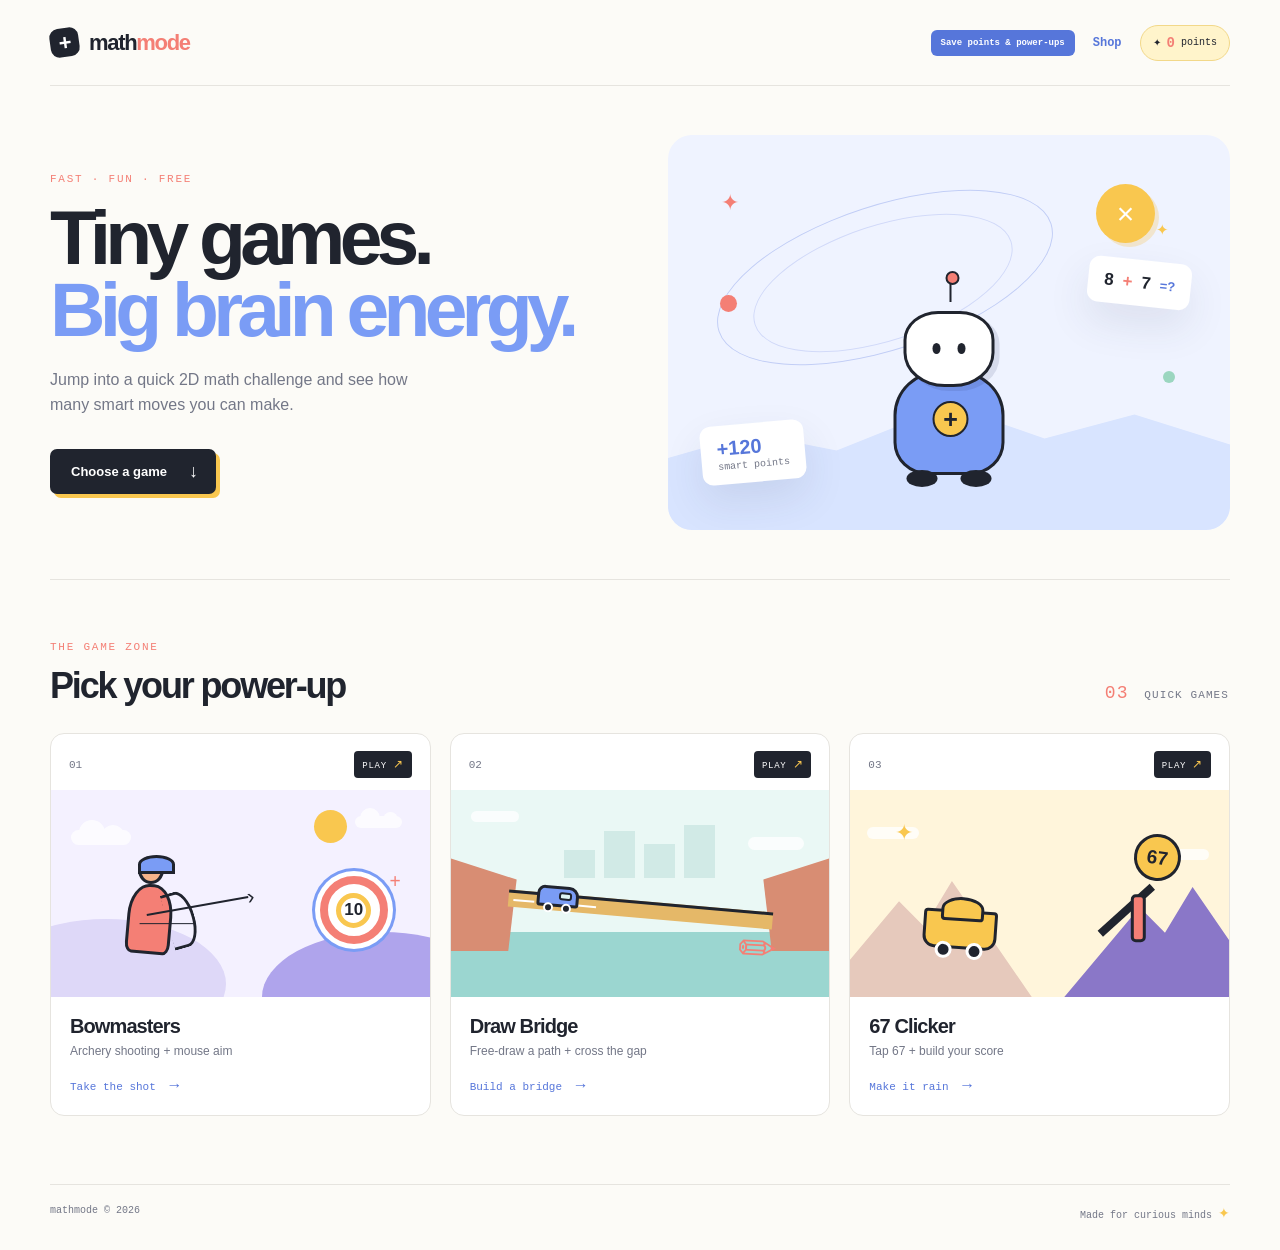
<file: index.html>
<!DOCTYPE html>
<html lang="en">
<head>
  <meta charset="UTF-8" />
  <meta name="viewport" content="width=device-width, initial-scale=1.0" />
  <title>Math Mode — Quick Math Games</title>
  <meta name="description" content="Quick, colorful 2D math games for curious kids." />
  <link rel="stylesheet" href="styles.css" />
</head>
<body class="home-page">
  <div class="site-shell">
    <header class="topbar">
      <a class="brand" href="index.html" aria-label="Math Mode home">
        <span class="brand-mark" aria-hidden="true">+</span>
        <span>math<span class="brand-accent">mode</span></span>
      </a>
      <div class="header-actions"><button class="save-points-button" type="button" data-save-points>Save points &amp; power-ups</button><a class="shop-link" href="shop.html">Shop</a><span class="points-pill">✦ <strong data-points>0</strong> points</span></div>
    </header>

    <main>
      <section class="hero" aria-labelledby="page-title">
        <div class="hero-copy">
          <p class="eyebrow">FAST · FUN · FREE</p>
          <h1 id="page-title">Tiny games.<br /><span>Big brain energy.</span></h1>
          <p class="hero-text">Jump into a quick 2D math challenge and see how many smart moves you can make.</p>
          <a class="primary-button" href="#games">Choose a game <span aria-hidden="true">↓</span></a>
        </div>
        <div class="hero-art" aria-label="A friendly illustrated math character">
          <div class="star star-one">✦</div>
          <div class="star star-two">✦</div>
          <div class="orbit orbit-one"></div>
          <div class="orbit orbit-two"></div>
          <div class="hero-sun"><span>×</span></div>
          <div class="hero-planet planet-one"></div>
          <div class="hero-planet planet-two"></div>
          <div class="hero-card card-equation">8 <span>+</span> 7 <b>=?</b></div>
          <div class="hero-card card-score"><strong>+120</strong><small>smart points</small></div>
          <div class="hero-character">
            <div class="character-antenna"></div>
            <div class="character-face"><span class="eye eye-left"></span><span class="eye eye-right"></span><span class="smile"></span></div>
            <div class="character-body"><span class="body-badge">+</span></div>
            <div class="character-foot foot-left"></div><div class="character-foot foot-right"></div>
          </div>
        </div>
      </section>

      <section class="games-section" id="games" aria-labelledby="games-title">
        <div class="section-heading">
          <div>
            <p class="eyebrow">THE GAME ZONE</p>
            <h2 id="games-title">Pick your power-up</h2>
          </div>
          <p class="section-count"><span>03</span> quick games</p>
        </div>

        <div class="game-grid">
          <a class="game-card card-bow" href="game.html?game=bowmasters">
            <div class="card-topline"><span class="game-number">01</span><span class="play-pill">PLAY <span aria-hidden="true">↗</span></span></div>
            <div class="game-illustration bow-illustration" aria-hidden="true">
              <div class="bow-cloud cloud-a"></div><div class="bow-cloud cloud-b"></div>
              <div class="bow-sun"></div><div class="bow-hill hill-back"></div><div class="bow-hill hill-front"></div>
              <div class="bow-target"><span>10</span><i>+</i></div>
              <div class="bow-archer"><div class="archer-head"></div><div class="archer-body"></div><div class="archer-bow"></div></div>
              <div class="bow-arrow"></div>
            </div>
            <div class="game-card-copy"><h3>Bowmasters</h3><p>Archery shooting + mouse aim</p><span class="card-link">Take the shot <b aria-hidden="true">→</b></span></div>
          </a>

          <a class="game-card card-bridge" href="game.html?game=bridge">
            <div class="card-topline"><span class="game-number">02</span><span class="play-pill">PLAY <span aria-hidden="true">↗</span></span></div>
            <div class="game-illustration bridge-illustration" aria-hidden="true">
              <div class="bridge-skyline"><span></span><span></span><span></span><span></span></div>
              <div class="bridge-cloud bridge-cloud-a"></div><div class="bridge-cloud bridge-cloud-b"></div>
              <div class="bridge-water"></div><div class="bridge-cliff cliff-left"></div><div class="bridge-cliff cliff-right"></div>
              <div class="bridge-road"><span class="road-dash"></span><span class="road-dash"></span><span class="road-dash"></span></div>
              <div class="bridge-car"><span class="car-window"></span><i></i><i></i></div>
              <div class="bridge-pencil">✎</div>
            </div>
            <div class="game-card-copy"><h3>Draw Bridge</h3><p>Free-draw a path + cross the gap</p><span class="card-link">Build a bridge <b aria-hidden="true">→</b></span></div>
          </a>

          <a class="game-card card-mine" href="game.html?game=mining">
            <div class="card-topline"><span class="game-number">03</span><span class="play-pill">PLAY <span aria-hidden="true">↗</span></span></div>
            <div class="game-illustration mine-illustration" aria-hidden="true">
              <div class="mine-spark spark-a">✦</div><div class="mine-spark spark-b">✦</div>
              <div class="mine-cloud mine-cloud-a"></div><div class="mine-cloud mine-cloud-b"></div>
              <div class="mine-mountain mountain-back"></div><div class="mine-mountain mountain-front"></div>
              <div class="mine-cart"><div class="cart-gold"></div><div class="cart-wheel wheel-a"></div><div class="cart-wheel wheel-b"></div></div><div class="mine-67-badge">67</div>
              <div class="mine-pickaxe"><span></span></div>
            </div>
            <div class="game-card-copy"><h3>67 Clicker</h3><p>Tap 67 + build your score</p><span class="card-link">Make it rain <b aria-hidden="true">→</b></span></div>
          </a>
        </div>
      </section>
    </main>

    <footer class="site-footer"><span>mathmode © 2026</span><span>Made for curious minds <span class="footer-star">✦</span></span></footer>
  </div>
  <script src="points.js"></script>
</body>
</html>
</file>
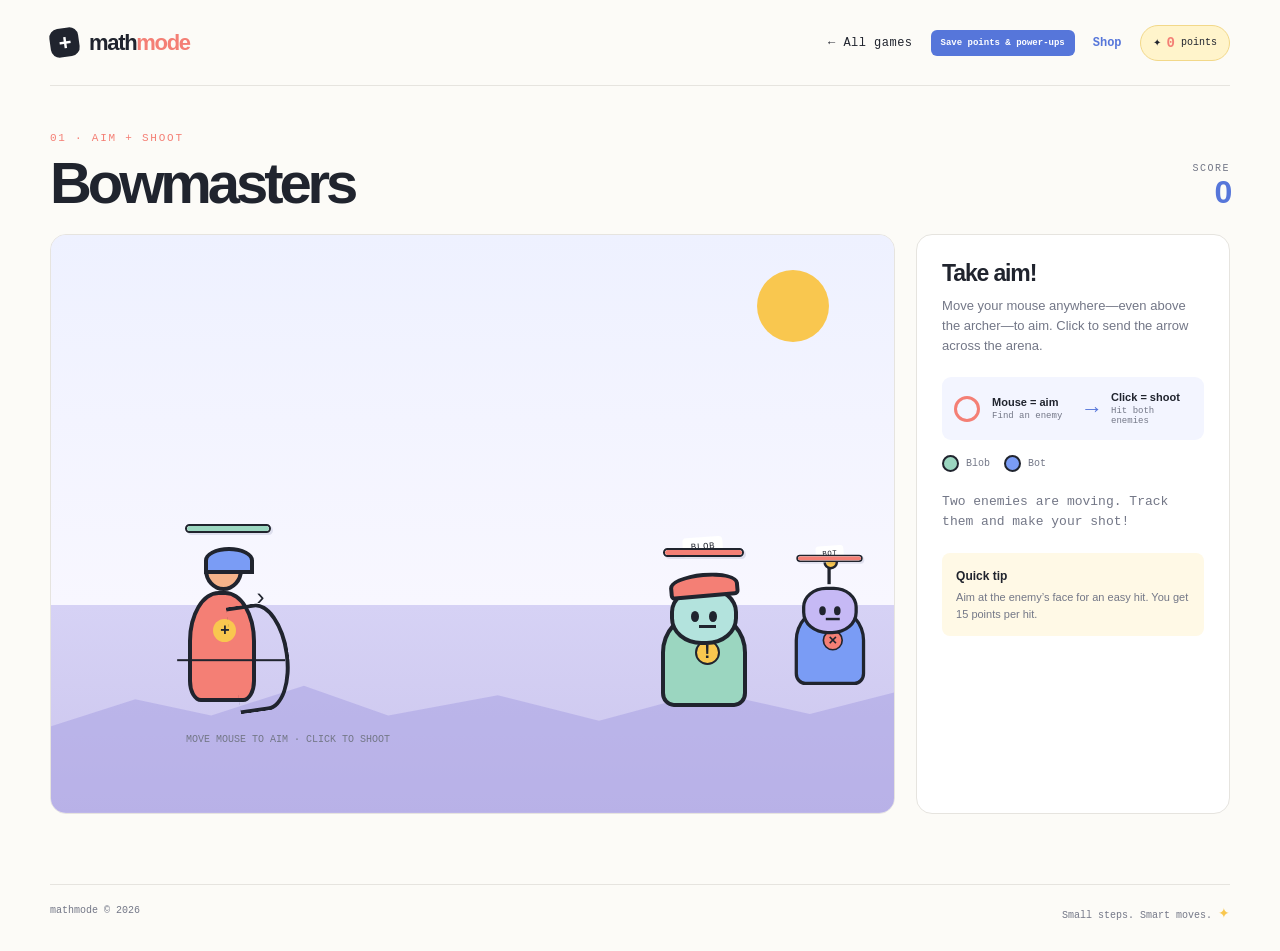
<file: game.html>
<!DOCTYPE html>
<html lang="en">
<head>
  <meta charset="UTF-8" />
  <meta name="viewport" content="width=device-width, initial-scale=1.0" />
  <title>Math Mode Game</title>
  <link rel="stylesheet" href="styles.css" />
</head>
<body class="game-page">
  <div class="site-shell">
    <header class="topbar game-topbar">
      <a class="brand" href="index.html" aria-label="Back to Math Mode home">
        <span class="brand-mark" aria-hidden="true">+</span>
        <span>math<span class="brand-accent">mode</span></span>
      </a>
      <div class="header-actions"><a class="back-link" href="index.html"><span aria-hidden="true">←</span> All games</a><button class="save-points-button" type="button" data-save-points>Save points &amp; power-ups</button><a class="shop-link" href="shop.html">Shop</a><span class="points-pill">✦ <strong data-points>0</strong> points</span></div>
    </header>

    <main class="game-main">
      <div class="game-header">
        <div><p class="eyebrow" id="game-kicker">QUICK MATH GAME</p><h1 id="game-title">Loading game…</h1></div>
        <div class="game-stat"><span class="stat-label">SCORE</span><strong id="score">0</strong></div>
      </div>
      <div id="game-mount" class="game-mount"></div>
    </main>
    <footer class="site-footer"><span>mathmode © 2026</span><span>Small steps. Smart moves. <span class="footer-star">✦</span></span></footer>
  </div>
  <script src="points.js"></script>
  <script src="app.js"></script>
</body>
</html>
</file>
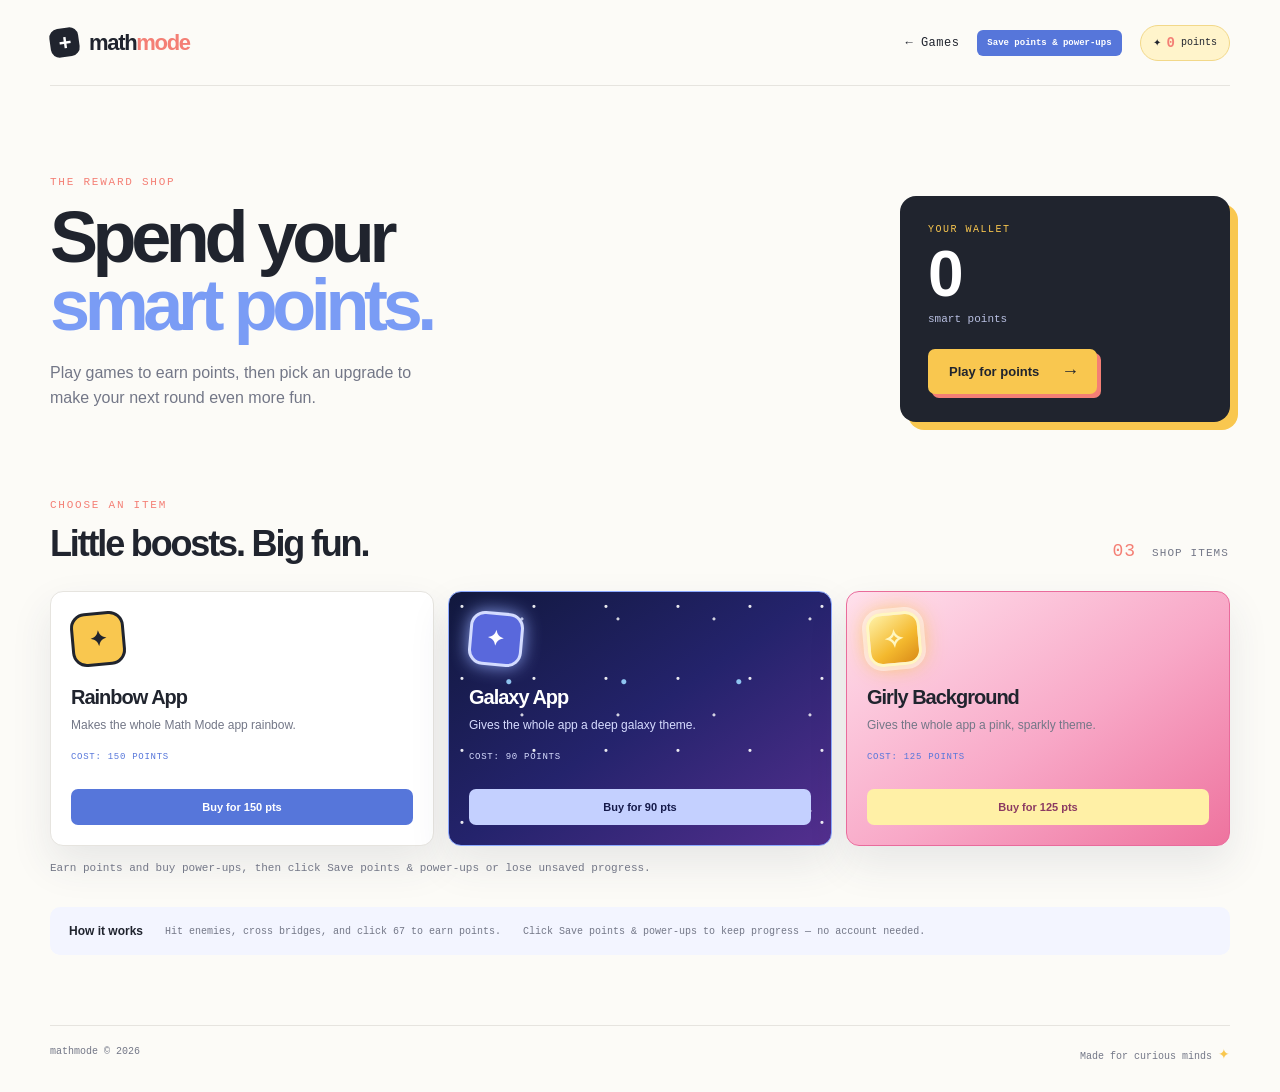
<file: shop.html>
<!DOCTYPE html>
<html lang="en">
<head>
  <meta charset="UTF-8" />
  <meta name="viewport" content="width=device-width, initial-scale=1.0" />
  <title>Math Mode Shop</title>
  <meta name="description" content="Spend your Math Mode points on fun upgrades." />
  <link rel="stylesheet" href="styles.css" />
</head>
<body class="shop-page">
  <div class="site-shell">
    <header class="topbar">
      <a class="brand" href="index.html" aria-label="Math Mode home">
        <span class="brand-mark" aria-hidden="true">+</span>
        <span>math<span class="brand-accent">mode</span></span>
      </a>
      <div class="header-actions">
        <a class="back-link" href="index.html">← Games</a>
        <button class="save-points-button" type="button" data-save-points>Save points &amp; power-ups</button><span class="points-pill">✦ <strong data-points>0</strong> points</span>
      </div>
    </header>

    <main class="shop-main">
      <section class="shop-hero">
        <div>
          <p class="eyebrow">THE REWARD SHOP</p>
          <h1>Spend your<br /><span>smart points.</span></h1>
          <p class="hero-text">Play games to earn points, then pick an upgrade to make your next round even more fun.</p>
        </div>
        <div class="wallet-card">
          <span class="wallet-label">YOUR WALLET</span>
          <strong id="shop-points">0</strong>
          <span>smart points</span>
          <a class="primary-button" href="index.html#games">Play for points <span aria-hidden="true">→</span></a>
        </div>
      </section>

      <section class="shop-section" aria-labelledby="shop-title">
        <div class="section-heading">
          <div><p class="eyebrow">CHOOSE AN ITEM</p><h2 id="shop-title">Little boosts. Big fun.</h2></div>
          <p class="section-count"><span>03</span> shop items</p>
        </div>
        <div class="shop-grid" id="shop-items"></div>
        <p class="small-note" id="shop-message">Earn points and buy power-ups, then click Save points &amp; power-ups or lose unsaved progress.</p>
      </section>

      <section class="shop-rules">
        <strong>How it works</strong>
        <span>Hit enemies, cross bridges, and click 67 to earn points.</span>
        <span>Click Save points &amp; power-ups to keep progress — no account needed.</span>
      </section>
    </main>

    <footer class="site-footer"><span>mathmode © 2026</span><span>Made for curious minds <span class="footer-star">✦</span></span></footer>
  </div>
  <script src="points.js"></script>
  <script src="shop.js"></script>
</body>
</html>
</file>
<file: styles.css>
:root {
  --ink: #20242e;
  --muted: #737787;
  --paper: #fcfbf7;
  --line: #e6e4df;
  --blue: #7a9cf5;
  --blue-dark: #5676da;
  --yellow: #f9c74f;
  --coral: #f47f75;
  --mint: #9bd6c0;
  --lavender: #beb3f1;
  --navy: #303b70;
  --shadow: 0 18px 40px rgba(52, 58, 88, 0.1);
}

* { box-sizing: border-box; }
html { scroll-behavior: smooth; }
body { margin: 0; color: var(--ink); background: var(--paper); font-family: 'Trebuchet MS', Arial, sans-serif; }
a { color: inherit; text-decoration: none; }
button, input { font: inherit; }
button { cursor: pointer; }
.site-shell { width: min(1180px, calc(100% - 48px)); margin: 0 auto; }

.topbar { height: 86px; display: flex; align-items: center; justify-content: space-between; border-bottom: 1px solid var(--line); }
.brand { display: inline-flex; align-items: center; gap: 10px; font-size: 22px; font-weight: 700; letter-spacing: -0.06em; }
.brand-mark { width: 29px; height: 29px; display: grid; place-items: center; color: white; background: var(--ink); border-radius: 9px; font-size: 22px; line-height: 1; transform: rotate(-8deg); }
.brand-accent { color: var(--coral); }
.topbar-note, .back-link { color: var(--muted); font: 12px 'Courier New', monospace; letter-spacing: 0.04em; }
.live-dot { width: 7px; height: 7px; display: inline-block; margin-right: 8px; border-radius: 50%; background: var(--mint); box-shadow: 0 0 0 4px rgba(155, 214, 192, .18); }
.back-link { color: var(--ink); transition: color .2s ease; }
.back-link:hover { color: var(--coral); }
.header-actions { display: flex; align-items: center; gap: 18px; }
.shop-link { color: var(--blue-dark); font: 700 12px 'DM Mono', monospace; transition: color .2s ease, transform .2s ease; }
.shop-link:hover { color: var(--coral); transform: translateY(-1px); }
.points-pill { display: inline-flex; align-items: center; gap: 6px; padding: 9px 12px; color: var(--ink); background: #fff4cb; border: 1px solid #f2d889; border-radius: 999px; font: 10px 'DM Mono', monospace; white-space: nowrap; }
.points-pill:first-letter { color: var(--coral); }
.points-pill strong { color: var(--coral); font-size: 14px; }
.save-points-button { padding: 8px 10px; color: white; background: var(--blue-dark); border: 0; border-radius: 6px; font: 700 9px 'DM Mono', monospace; transition: background .2s ease, transform .2s ease; }
.save-points-button:hover { background: var(--coral); transform: translateY(-1px); }
.save-points-button.saved { color: var(--ink); background: var(--mint); }

.hero { min-height: 493px; display: grid; grid-template-columns: 1fr 1fr; gap: 56px; align-items: center; }
.hero-copy { padding: 48px 0 46px; }
.eyebrow { margin: 0 0 16px; color: var(--coral); font: 500 11px 'DM Mono', monospace; letter-spacing: .16em; }
h1, h2, h3, p { margin-top: 0; }
.hero h1 { margin-bottom: 21px; font-size: clamp(50px, 6vw, 78px); line-height: .94; letter-spacing: -.075em; }
.hero h1 span { color: var(--blue); }
.hero-text { max-width: 380px; margin-bottom: 31px; color: var(--muted); font-size: 16px; line-height: 1.6; }
.primary-button { display: inline-flex; align-items: center; gap: 22px; padding: 15px 18px 15px 21px; color: white; background: var(--ink); border-radius: 7px; font-size: 13px; font-weight: 600; box-shadow: 4px 4px 0 var(--yellow); transition: transform .2s ease, box-shadow .2s ease; }
.primary-button:hover { transform: translate(2px, 2px); box-shadow: 2px 2px 0 var(--yellow); }
.primary-button span { font-size: 18px; line-height: .8; }

.hero-art { height: 395px; position: relative; overflow: hidden; background: #eff3ff; border-radius: 24px; }
.hero-art::after { content: ''; position: absolute; inset: auto 0 0; height: 38%; background: #d8e4ff; clip-path: polygon(0 52%, 15% 36%, 30% 47%, 50% 17%, 67% 39%, 83% 23%, 100% 43%, 100% 100%, 0 100%); }
.star { position: absolute; z-index: 2; color: var(--coral); font-size: 22px; }
.star-one { top: 55px; left: 53px; }.star-two { right: 61px; top: 86px; color: var(--yellow); font-size: 15px; }
.orbit { position: absolute; border: 1px solid #c2cef6; border-radius: 50%; transform: rotate(-18deg); }
.orbit-one { width: 350px; height: 145px; top: 70px; left: 42px; }.orbit-two { width: 270px; height: 116px; top: 90px; left: 80px; border-color: #d2daf9; }
.hero-sun { position: absolute; z-index: 1; top: 49px; right: 75px; width: 59px; height: 59px; display: grid; place-items: center; color: white; background: var(--yellow); border-radius: 50%; font-size: 30px; box-shadow: 4px 4px 0 rgba(245, 183, 45, .23); }
.hero-planet { position: absolute; z-index: 2; border-radius: 50%; }.planet-one { top: 160px; left: 52px; width: 17px; height: 17px; background: var(--coral); }.planet-two { top: 236px; right: 55px; width: 12px; height: 12px; background: var(--mint); }
.hero-card { position: absolute; z-index: 4; display: flex; align-items: center; color: var(--ink); background: white; box-shadow: var(--shadow); border-radius: 11px; }
.card-equation { top: 125px; right: 39px; gap: 9px; padding: 13px 16px; font-size: 17px; font-weight: 600; transform: rotate(6deg); }.card-equation span { color: var(--coral); }.card-equation b { color: var(--blue-dark); font-size: 13px; }
.card-score { left: 33px; bottom: 48px; flex-direction: column; align-items: flex-start; gap: 1px; padding: 12px 16px; transform: rotate(-5deg); }.card-score strong { color: var(--blue-dark); font-size: 20px; }.card-score small { color: var(--muted); font: 10px 'Courier New', monospace; }
.hero-character { position: absolute; z-index: 3; left: 50%; bottom: 43px; width: 135px; height: 188px; transform: translateX(-50%); }
.character-antenna { position: absolute; top: -21px; left: 68px; width: 2px; height: 24px; background: var(--ink); }.character-antenna::before { content: ''; position: absolute; top: -7px; left: -4px; width: 10px; height: 10px; background: var(--coral); border: 2px solid var(--ink); border-radius: 50%; }
.character-face { position: absolute; z-index: 2; top: 12px; left: 22px; width: 91px; height: 76px; background: #fff; border: 3px solid var(--ink); border-radius: 38% 38% 45% 45%; box-shadow: 5px 4px 0 rgba(48, 59, 112, .13); }.eye { position: absolute; top: 29px; width: 8px; height: 11px; background: var(--ink); border-radius: 50%; }.eye-left { left: 26px; }.eye-right { right: 26px; }.smile { display: none; }
.character-body { position: absolute; bottom: 12px; left: 12px; width: 111px; height: 105px; background: var(--blue); border: 3px solid var(--ink); border-radius: 43% 43% 31% 31%; }.body-badge { position: absolute; left: 36px; top: 28px; width: 36px; height: 36px; display: grid; place-items: center; color: var(--ink); background: var(--yellow); border: 2px solid var(--ink); border-radius: 50%; font-size: 25px; font-weight: 700; }.character-foot { position: absolute; bottom: 0; width: 31px; height: 17px; background: var(--ink); border-radius: 50%; }.foot-left { left: 25px; }.foot-right { right: 25px; }

.games-section { padding: 61px 0 68px; border-top: 1px solid var(--line); }
.section-heading { display: flex; align-items: flex-end; justify-content: space-between; margin-bottom: 26px; }.section-heading .eyebrow { margin-bottom: 12px; }.section-heading h2 { margin-bottom: 0; font-size: 36px; letter-spacing: -.06em; }.section-count { margin: 0 1px 4px 0; color: var(--muted); font: 11px 'DM Mono', monospace; text-transform: uppercase; letter-spacing: .1em; }.section-count span { margin-right: 8px; color: var(--coral); font-size: 18px; }
.game-grid { display: grid; grid-template-columns: repeat(3, 1fr); gap: 19px; }
.game-card { min-width: 0; overflow: hidden; background: white; border: 1px solid var(--line); border-radius: 14px; transition: transform .25s ease, box-shadow .25s ease; }.game-card:hover { transform: translateY(-7px); box-shadow: 0 18px 30px rgba(52, 58, 88, .12); }.card-topline { display: flex; justify-content: space-between; align-items: center; padding: 17px 18px 0; }.game-number { color: var(--muted); font: 11px 'DM Mono', monospace; }.play-pill { padding: 6px 8px; color: white; background: var(--ink); border-radius: 4px; font: 9px 'DM Mono', monospace; letter-spacing: .08em; }.play-pill span { color: var(--yellow); font-size: 12px; }
.game-illustration { height: 207px; position: relative; overflow: hidden; margin-top: 12px; }.card-bow .game-illustration { background: #f4f1ff; }.card-bridge .game-illustration { background: #eaf8f5; }.card-mine .game-illustration { background: #fff5db; }
.game-card-copy { padding: 18px 19px 20px; }.game-card-copy h3 { margin: 0 0 6px; font-size: 20px; letter-spacing: -.045em; }.game-card-copy p { margin: 0 0 18px; color: var(--muted); font-size: 12px; }.card-link { color: var(--blue-dark); font: 11px 'DM Mono', monospace; }.card-link b { margin-left: 7px; font-size: 16px; transition: margin .2s ease; }.game-card:hover .card-link b { margin-left: 12px; }

/* Game card illustrations */
.bow-cloud, .bridge-cloud, .mine-cloud { position: absolute; background: white; border-radius: 50px; opacity: .78; }.bow-cloud::before, .bow-cloud::after, .bridge-cloud::before, .bridge-cloud::after, .mine-cloud::before, .mine-cloud::after { content: ''; position: absolute; bottom: 0; background: inherit; border-radius: 50%; }.cloud-a { top: 40px; left: 20px; width: 60px; height: 15px; }.cloud-a::before { left: 8px; width: 26px; height: 25px; }.cloud-a::after { left: 31px; width: 22px; height: 20px; }.cloud-b { top: 26px; right: 28px; width: 47px; height: 12px; }.cloud-b::before { left: 5px; width: 20px; height: 20px; }.cloud-b::after { right: 4px; width: 15px; height: 16px; }.bow-sun { position: absolute; top: 20px; right: 83px; width: 33px; height: 33px; background: var(--yellow); border-radius: 50%; }.bow-hill { position: absolute; bottom: -52px; width: 240px; height: 130px; background: #c5b7f4; border-radius: 50%; }.hill-back { left: -65px; background: #ded8f8; }.hill-front { right: -72px; bottom: -65px; background: #afa4ec; }.bow-target { position: absolute; right: 42px; bottom: 53px; width: 68px; height: 68px; display: grid; place-items: center; color: var(--ink); background: white; border: 8px solid var(--coral); border-radius: 50%; box-shadow: 0 0 0 5px white, 0 0 0 8px var(--blue); font-size: 17px; font-weight: 700; }.bow-target::after { content: ''; position: absolute; width: 25px; height: 25px; border: 5px solid var(--yellow); border-radius: 50%; }.bow-target span { position: relative; z-index: 2; }.bow-target i { position: absolute; z-index: 3; top: -14px; right: -21px; color: var(--coral); font: italic 700 20px 'Space Grotesk'; }.bow-archer { position: absolute; left: 69px; bottom: 33px; width: 63px; height: 108px; }.archer-head { position: absolute; left: 18px; top: 0; width: 26px; height: 28px; background: #f5b38a; border: 3px solid var(--ink); border-radius: 50%; }.archer-head::after { content: ''; position: absolute; top: -4px; left: -3px; width: 31px; height: 13px; background: var(--blue); border: 3px solid var(--ink); border-radius: 50% 50% 0 0; }.archer-body { position: absolute; left: 7px; top: 28px; width: 45px; height: 70px; background: var(--coral); border: 3px solid var(--ink); border-radius: 45% 45% 15% 15%; transform: rotate(5deg); }.archer-bow { position: absolute; z-index: 3; left: 47px; top: 35px; width: 28px; height: 57px; border: 3px solid var(--ink); border-left: 0; border-radius: 0 55% 55% 0; transform: rotate(-16deg); }.archer-bow::after { content: ''; position: absolute; top: 25px; left: -28px; width: 54px; height: 1px; background: var(--ink); transform: rotate(16deg); }.bow-arrow { position: absolute; z-index: 3; left: 95px; bottom: 90px; width: 103px; height: 2px; background: var(--ink); transform: rotate(-10deg); }.bow-arrow::after { content: '›'; position: absolute; right: -6px; top: -12px; font-size: 22px; }
.bridge-skyline { position: absolute; top: 38px; left: 0; right: 0; height: 50px; display: flex; gap: 9px; align-items: flex-end; justify-content: center; opacity: .5; }.bridge-skyline span { width: 31px; background: #b9ded9; }.bridge-skyline span:nth-child(1) { height: 28px; }.bridge-skyline span:nth-child(2) { height: 47px; }.bridge-skyline span:nth-child(3) { height: 34px; }.bridge-skyline span:nth-child(4) { height: 53px; }.bridge-cloud-a { top: 21px; left: 20px; width: 48px; height: 11px; background: white; }.bridge-cloud-b { top: 47px; right: 25px; width: 56px; height: 13px; background: white; }.bridge-water { position: absolute; bottom: 0; left: 0; right: 0; height: 65px; background: #9bd6d0; }.bridge-cliff { position: absolute; z-index: 2; bottom: 46px; width: 70px; height: 94px; background: #d88d73; }.cliff-left { left: -4px; border-radius: 0 24px 0 0; clip-path: polygon(0 0, 100% 24%, 88% 100%, 0 100%); }.cliff-right { right: -4px; border-radius: 24px 0 0 0; clip-path: polygon(0 24%, 100% 0, 100% 100%, 12% 100%); }.bridge-road { position: absolute; z-index: 3; left: 57px; right: 57px; bottom: 79px; height: 17px; background: #e5b868; border-top: 3px solid var(--ink); transform: rotate(5deg); }.road-dash { position: relative; display: inline-block; width: 21px; height: 2px; margin: 6px 5px; background: white; }.bridge-car { position: absolute; z-index: 4; left: 86px; bottom: 90px; width: 42px; height: 21px; background: var(--blue); border: 3px solid var(--ink); border-radius: 8px 10px 3px 3px; transform: rotate(5deg); }.car-window { position: absolute; top: 3px; right: 4px; width: 13px; height: 8px; background: #dff5f4; border: 2px solid var(--ink); border-radius: 3px; }.bridge-car i { position: absolute; bottom: -9px; width: 10px; height: 10px; background: var(--ink); border: 2px solid white; border-radius: 50%; }.bridge-car i:first-of-type { left: 4px; }.bridge-car i:last-of-type { right: 4px; }.bridge-pencil { position: absolute; z-index: 5; right: 52px; bottom: 22px; color: var(--coral); font-size: 45px; transform: rotate(-42deg); }
.mine-spark { position: absolute; z-index: 2; color: var(--yellow); font-size: 22px; }.spark-a { top: 30px; left: 45px; }.spark-b { top: 52px; right: 49px; font-size: 14px; }.mine-cloud-a { top: 37px; left: 17px; width: 52px; height: 12px; background: white; }.mine-cloud-b { top: 59px; right: 20px; width: 47px; height: 11px; background: white; }.mine-mountain { position: absolute; bottom: -11px; width: 230px; height: 127px; background: #b998df; clip-path: polygon(0 100%, 39% 16%, 50% 36%, 62% 0, 100% 100%); }.mountain-back { left: -41px; background: #e6c9bc; }.mountain-front { right: -51px; bottom: -17px; background: #8a77c8; }.mine-cart { position: absolute; z-index: 3; left: 73px; bottom: 48px; width: 74px; height: 39px; background: #f9c74f; border: 3px solid var(--ink); border-radius: 4px 4px 12px 12px; transform: rotate(4deg); }.cart-gold { position: absolute; left: 14px; top: -16px; width: 43px; height: 24px; background: var(--yellow); border: 3px solid var(--ink); border-radius: 50% 50% 4px 4px; }.cart-wheel { position: absolute; bottom: -13px; width: 17px; height: 17px; background: var(--ink); border: 3px solid white; border-radius: 50%; }.wheel-a { left: 10px; }.wheel-b { right: 10px; }.mine-pickaxe { position: absolute; z-index: 4; right: 67px; bottom: 81px; width: 70px; height: 10px; border-top: 8px solid var(--ink); transform: rotate(-42deg); }.mine-pickaxe::after { content: ''; position: absolute; top: -14px; left: 31px; width: 9px; height: 42px; background: var(--coral); border: 3px solid var(--ink); border-radius: 5px; transform: rotate(42deg); }
.mine-67-badge { position: absolute; z-index: 5; right: 48px; top: 44px; width: 47px; height: 47px; display: grid; place-items: center; color: var(--ink); background: var(--yellow); border: 3px solid var(--ink); border-radius: 50%; font-size: 19px; font-weight: 700; transform: rotate(8deg); }

.site-footer { display: flex; justify-content: space-between; padding: 20px 0 29px; color: var(--muted); border-top: 1px solid var(--line); font: 10px 'DM Mono', monospace; }.footer-star { color: var(--yellow); font-size: 14px; }

/* Points shop */
.shop-main { padding: 58px 0 70px; }.shop-hero { display: grid; grid-template-columns: 1fr 330px; gap: 56px; align-items: center; min-height: 330px; }.shop-hero h1 { margin-bottom: 20px; font-size: clamp(48px, 6vw, 72px); line-height: .94; letter-spacing: -.075em; }.shop-hero h1 span { color: var(--blue); }.wallet-card { padding: 28px; color: white; background: var(--ink); border-radius: 16px; box-shadow: 8px 8px 0 var(--yellow); }.wallet-label { display: block; color: var(--yellow); font: 10px 'DM Mono', monospace; letter-spacing: .15em; }.wallet-card strong { display: block; margin-top: 11px; color: white; font-size: 64px; line-height: .9; letter-spacing: -.08em; }.wallet-card > span:not(.wallet-label) { display: block; margin: 9px 0 24px; color: #b9c0e2; font: 11px 'DM Mono', monospace; }.wallet-card .primary-button { color: var(--ink); background: var(--yellow); box-shadow: 4px 4px 0 var(--coral); }.shop-section { padding-top: 25px; }.shop-grid { display: grid; grid-template-columns: repeat(3, 1fr); gap: 14px; }.shop-item { display: flex; min-height: 255px; flex-direction: column; padding: 20px; background: white; border: 1px solid var(--line); border-radius: 13px; box-shadow: var(--shadow); }.shop-item.owned { border-color: var(--mint); background: #f5fffb; }.shop-item-icon { width: 54px; height: 54px; display: grid; place-items: center; margin-bottom: 20px; color: var(--ink); background: var(--yellow); border: 3px solid var(--ink); border-radius: 15px; font-size: 21px; font-weight: 700; transform: rotate(-5deg); }.shop-item:nth-child(2) .shop-item-icon { background: var(--coral); transform: rotate(5deg); }.shop-item:nth-child(3) .shop-item-icon { background: var(--mint); }.shop-item-copy h2 { margin-bottom: 7px; font-size: 20px; letter-spacing: -.05em; }.shop-item-copy p { margin-bottom: 20px; color: var(--muted); font-size: 12px; line-height: 1.5; }.shop-buy { width: 100%; margin-top: auto; padding: 12px 10px; color: white; background: var(--blue-dark); border: 0; border-radius: 7px; font-size: 11px; font-weight: 700; transition: transform .2s ease, background .2s ease; }.shop-buy:hover { background: var(--coral); transform: translateY(-2px); }.shop-buy:disabled { color: #477e6f; background: #d9f3e8; cursor: default; transform: none; }.shop-rules { display: flex; gap: 22px; align-items: center; margin-top: 28px; padding: 17px 19px; color: var(--muted); background: #f3f5ff; border-radius: 10px; font: 10px 'DM Mono', monospace; }.shop-rules strong { color: var(--ink); font: 700 12px 'Trebuchet MS', Arial, sans-serif; }
.shop-item.equipped { border-color: var(--blue-dark); }.shop-equip.equipped { color: #27725d; background: #d9f3e8; }.shop-equip:not(.equipped) { color: var(--ink); background: var(--yellow); }
.shop-status { display: block; margin: -2px 0 15px; color: var(--blue-dark); font: 9px 'DM Mono', monospace; letter-spacing: .08em; }
.shop-item:nth-child(2) { color: white; background: radial-gradient(circle at 18% 20%, rgba(255,255,255,.9) 0 1px, transparent 2px), radial-gradient(circle at 76% 28%, rgba(255,255,255,.8) 0 1px, transparent 2px), radial-gradient(circle at 52% 78%, rgba(155,214,255,.9) 0 2px, transparent 3px), linear-gradient(145deg, #11183d, #24236c 50%, #542f8f); background-size: 72px 72px, 96px 96px, 115px 115px, auto; border-color: #8ca9ff; }.shop-item:nth-child(2) .shop-item-copy p, .shop-item:nth-child(2) .shop-status { color: #d7dcff; }.shop-item:nth-child(2) .shop-item-icon { color: white; background: #5968dc; border-color: #d4dcff; box-shadow: 0 0 18px rgba(151,174,255,.9); }.shop-item:nth-child(2) .shop-buy { color: #151a4a; background: #c4d0ff; }
.shop-item:nth-child(3) { background: linear-gradient(145deg, #ffe1ed, #f8a8c7 55%, #ee739e); border-color: #e96b9c; }.shop-item:nth-child(3) .shop-item-icon { color: #fff7c2; background: linear-gradient(145deg, #fff2a8, #f4b92e 60%, #d98a18); border-color: #fff7c2; box-shadow: 0 0 0 4px rgba(255,255,255,.45), 0 0 22px rgba(249,199,79,.95); font-size: 25px; }.shop-item:nth-child(3) .shop-buy { color: #8b3a62; background: #fff0a6; }
.rainbow-mode body { background: linear-gradient(120deg, #ff5f6d, #ffc371, #fff275, #86efac, #67e8f9, #818cf8, #d8b4fe, #f9a8d4); background-size: 350% 350%; animation: rainbow-sweep 12s ease infinite; }.rainbow-mode .brand-accent { color: #8a5cf6; }.rainbow-mode .brand-mark { background: linear-gradient(135deg, #ff5f6d, #ffc371, #86efac, #818cf8, #d8b4fe); background-size: 300% 300%; animation: rainbow-sweep 5s linear infinite; }.rainbow-mode .points-pill { background: #fff4a8; border-color: #f0a0cb; }.rainbow-mode .points-pill strong { color: #8a5cf6; }.rainbow-mode .shop-link, .rainbow-mode .back-link { color: #8a5cf6; }.rainbow-mode .primary-button { box-shadow: 4px 4px 0 #8a5cf6; }.rainbow-mode .game-card:nth-child(1) { border-color: #f4a0c4; }.rainbow-mode .game-card:nth-child(2) { border-color: #8bd7cf; }.rainbow-mode .game-card:nth-child(3) { border-color: #bca7f3; }.rainbow-mode .game-card, .rainbow-mode .shop-item { box-shadow: 0 0 0 3px rgba(255,255,255,.72), var(--shadow); }.rainbow-mode .shop-item:nth-child(1) .shop-item-icon { background: #f3c7ff; }.rainbow-mode .shop-item:nth-child(2) .shop-item-icon { background: #ffb3b8; }.rainbow-mode .shop-item:nth-child(3) .shop-item-icon { background: #a9e9d0; }
.galaxy-mode body { color: #f3f0ff; background: radial-gradient(circle at 13% 18%, #fff 0 1px, transparent 2px), radial-gradient(circle at 81% 29%, #c8d5ff 0 1px, transparent 2px), radial-gradient(circle at 42% 77%, #fff 0 1px, transparent 2px), linear-gradient(135deg, #090d2a, #17134b 48%, #49226d); background-size: 115px 115px, 160px 160px, 210px 210px, auto; animation: galaxy-drift 16s ease infinite; }.galaxy-mode .topbar, .galaxy-mode .site-footer { border-color: rgba(255,255,255,.25); }.galaxy-mode .brand, .galaxy-mode .topbar-note, .galaxy-mode .back-link, .galaxy-mode .site-footer, .galaxy-mode .hero-text, .galaxy-mode .section-count { color: #e5e0ff; }.galaxy-mode .brand-mark { color: #17134b; background: #f4edff; }.galaxy-mode .hero h1, .galaxy-mode .section-heading h2 { color: white; }.galaxy-mode .hero h1 span, .galaxy-mode .brand-accent { color: #c8d5ff; }.galaxy-mode .game-card, .galaxy-mode .game-panel, .galaxy-mode .shop-item { border-color: rgba(220,215,255,.6); }.galaxy-mode .shop-item:nth-child(2) { box-shadow: 0 0 28px rgba(128,145,255,.6); }
.girly-mode body { background: linear-gradient(135deg, #fff0f7, #ffd4e8 45%, #f5b4df 75%, #fff2b8); background-size: 250% 250%; animation: rainbow-sweep 13s ease infinite; }.girly-mode .brand-accent, .girly-mode .shop-link, .girly-mode .back-link { color: #d34f91; }.girly-mode .brand-mark { color: #8d3a68; background: #ffd1e8; }.girly-mode .game-card, .girly-mode .game-panel, .girly-mode .shop-item { border-color: #ee9bc3; }.girly-mode .shop-item:nth-child(3) { box-shadow: 0 0 28px rgba(255,190,69,.75); }

/* Individual game page */
.game-main { padding: 46px 0 70px; }.game-header { display: flex; align-items: flex-end; justify-content: space-between; margin-bottom: 23px; }.game-header .eyebrow { margin-bottom: 11px; }.game-header h1 { margin-bottom: 0; font-size: clamp(36px, 5vw, 58px); line-height: .96; letter-spacing: -.07em; }.game-stat { display: flex; flex-direction: column; align-items: flex-end; }.stat-label { color: var(--muted); font: 10px 'DM Mono', monospace; letter-spacing: .15em; }.game-stat strong { color: var(--blue-dark); font-size: 32px; letter-spacing: -.07em; }
.game-mount { min-height: 520px; }
.game-layout { display: grid; grid-template-columns: minmax(0, 1.45fr) minmax(270px, .75fr); gap: 21px; }.game-board { position: relative; min-height: 470px; overflow: hidden; border: 1px solid var(--line); border-radius: 16px; }.game-panel { padding: 25px; background: white; border: 1px solid var(--line); border-radius: 16px; }.game-panel h2 { margin: 0 0 9px; font-size: 23px; letter-spacing: -.05em; }.game-panel > p { margin-bottom: 21px; color: var(--muted); font-size: 13px; line-height: 1.55; }
.math-question { display: flex; align-items: center; justify-content: center; gap: 10px; min-height: 90px; margin-bottom: 14px; color: var(--ink); background: #f3f5ff; border-radius: 10px; font-size: 36px; font-weight: 700; letter-spacing: -.08em; }.math-question span { color: var(--coral); }.math-question em { color: var(--blue-dark); font-style: normal; }.answer-grid { display: grid; grid-template-columns: repeat(3, 1fr); gap: 8px; }.answer-button { min-height: 43px; color: var(--ink); background: white; border: 1px solid #d9ddea; border-radius: 7px; font-weight: 600; transition: .18s ease; }.answer-button:hover, .answer-button:focus-visible { border-color: var(--blue); background: #f4f6ff; transform: translateY(-2px); }.answer-button.correct { color: #276f5d; background: #dcf4e9; border-color: var(--mint); }.answer-button.wrong { animation: shake .28s ease; color: #a9453d; background: #ffe3df; border-color: var(--coral); }.small-note { min-height: 18px; margin: 15px 0 0; color: var(--muted); font: 11px 'DM Mono', monospace; line-height: 1.4; }.small-note.good { color: #4c967d; }.small-note.bad { color: #d15b50; }.control-button { width: 100%; margin-top: 17px; padding: 13px 16px; color: white; background: var(--ink); border: 0; border-radius: 7px; font-size: 12px; font-weight: 600; transition: transform .15s ease, background .15s ease; }.control-button:hover { background: #3a446d; transform: translateY(-2px); }.control-button.secondary { color: var(--ink); background: #f4f5f8; }.control-button:disabled { cursor: not-allowed; opacity: .45; transform: none; }
.tip-box { margin-top: 21px; padding: 14px; color: var(--muted); background: #fff9e6; border-radius: 8px; font-size: 11px; line-height: 1.5; }.tip-box strong { display: block; margin-bottom: 4px; color: var(--ink); font-size: 12px; }

/* Bowmasters game */
.bow-board { min-height: 580px; background: #f2f0ff; }.bow-board .game-sky { position: absolute; inset: 0; background: linear-gradient(#eef1ff 0%, #f8f7ff 64%, #d6d2f5 64%, #cbc5ed 100%); }.bow-board .game-sky::after { content: ''; position: absolute; bottom: 0; left: 0; width: 100%; height: 135px; background: #aaa3e3; clip-path: polygon(0 36%, 10% 16%, 19% 28%, 30% 6%, 40% 28%, 53% 13%, 65% 32%, 78% 10%, 90% 27%, 100% 11%, 100% 100%, 0 100%); opacity: .55; }.bow-board .big-sun { position: absolute; top: 35px; right: 65px; width: 72px; height: 72px; background: var(--yellow); border-radius: 50%; }.bow-board .target { position: absolute; right: 15%; bottom: 138px; width: 112px; height: 112px; display: grid; place-items: center; background: white; border: 12px solid var(--coral); border-radius: 50%; box-shadow: 0 0 0 6px white, 0 0 0 11px var(--blue); font-size: 26px; font-weight: 700; }.bow-board .target::after { content: ''; position: absolute; width: 42px; height: 42px; border: 9px solid var(--yellow); border-radius: 50%; }.target-value { position: relative; z-index: 2; }.target-equation { position: absolute; z-index: 3; top: -46px; right: -25px; padding: 8px 12px; color: white; background: var(--ink); border-radius: 6px; font: 11px 'DM Mono', monospace; transform: rotate(5deg); }.bow-board .board-archer { position: absolute; left: 15%; bottom: 105px; width: 100px; height: 159px; }.board-archer .big-head { position: absolute; top: 0; left: 27px; width: 39px; height: 42px; background: #f5b38a; border: 4px solid var(--ink); border-radius: 50%; }.big-head::before { content: ''; position: absolute; top: -6px; left: -4px; width: 42px; height: 19px; background: var(--blue); border: 4px solid var(--ink); border-radius: 50% 50% 0 0; }.board-archer .big-body { position: absolute; left: 11px; top: 42px; width: 68px; height: 111px; background: var(--coral); border: 4px solid var(--ink); border-radius: 45% 45% 19% 19%; }.big-body::after { content: '+'; position: absolute; top: 24px; left: 21px; width: 23px; height: 23px; display: grid; place-items: center; color: var(--ink); background: var(--yellow); border-radius: 50%; font-weight: 700; }.board-archer .big-bow { position: absolute; z-index: 3; top: 54px; right: -12px; width: 56px; height: 108px; border: 4px solid var(--ink); border-left: 0; border-radius: 0 70% 70% 0; transform: rotate(-8deg); }.big-bow::after { content: ''; position: absolute; left: -56px; top: 48px; width: 108px; height: 2px; background: var(--ink); transform: rotate(8deg); }.bow-arrow-live { position: absolute; z-index: 4; left: calc(15% + 79px); bottom: 215px; width: 0; height: 3px; background: var(--ink); transform-origin: left center; }.bow-arrow-live::after { content: '›'; position: absolute; right: -8px; top: -12px; font-size: 24px; }.bow-board .aim-label { position: absolute; left: 16%; bottom: 68px; color: var(--muted); font: 10px 'DM Mono', monospace; }.range-control { display: grid; grid-template-columns: 1fr 1fr; gap: 14px; margin: 19px 0 2px; }.range-control label { color: var(--muted); font: 10px 'DM Mono', monospace; text-transform: uppercase; }.range-control output { float: right; color: var(--ink); }.range-control input { width: 100%; margin-top: 8px; accent-color: var(--blue-dark); }

/* Bowmasters mouse aiming and enemies */
.bow-layout { grid-template-columns: minmax(0, 1.75fr) minmax(290px, .65fr); }
.bow-board .board-archer { z-index: 5; }
.bow-arrow-live { z-index: 6; pointer-events: none; }
.bow-arrow-live.shot { animation: arrow-shot .45s ease-out; }
.arrow-projectile { position: absolute; z-index: 7; width: 43px; height: 4px; opacity: 0; background: var(--ink); border-radius: 4px; pointer-events: none; transform-origin: left center; }
.arrow-projectile::after { content: '›'; position: absolute; right: -8px; top: -12px; color: var(--ink); font-size: 24px; line-height: 1; }
.arrow-projectile.flying { opacity: 1; }
.enemy-projectile { position: absolute; z-index: 6; width: 37px; height: 4px; opacity: 0; background: var(--coral); border-radius: 4px; pointer-events: none; transform-origin: left center; }
.enemy-projectile::after { content: '‹'; position: absolute; left: -9px; top: -12px; color: var(--coral); font-size: 24px; line-height: 1; }
.enemy-projectile.flying { opacity: 1; }
.bow-board .aim-label { z-index: 7; }
.aim-reticle { position: absolute; z-index: 8; display: none; width: 29px; height: 29px; place-items: center; color: var(--coral); border: 2px solid var(--coral); border-radius: 50%; pointer-events: none; font-size: 19px; line-height: 1; transform: translate(-50%, -50%); }
.aim-reticle::before, .aim-reticle::after { content: ''; position: absolute; background: var(--coral); }
.aim-reticle::before { width: 43px; height: 1px; }.aim-reticle::after { width: 1px; height: 43px; }.aim-reticle.visible { display: grid; }
.enemy { position: absolute; z-index: 4; bottom: 106px; width: 95px; height: 144px; cursor: crosshair; transition: opacity .2s ease, transform .25s ease; }
.enemy-one { right: 17%; animation: enemy-one-move 3.8s ease-in-out infinite alternate; }.enemy-two { right: 2%; bottom: 115px; transform: scale(.82); animation: enemy-two-move 4.4s ease-in-out infinite alternate; }
.enemy-name { position: absolute; z-index: 5; top: -26px; left: 50%; padding: 5px 8px; color: var(--ink); background: white; border-radius: 4px; font: 9px 'DM Mono', monospace; letter-spacing: .08em; transform: translateX(-50%) rotate(-4deg); }
.enemy-face { position: absolute; z-index: 2; top: 24px; left: 14px; width: 68px; height: 58px; background: #b3e3dd; border: 4px solid var(--ink); border-radius: 43% 43% 46% 46%; }
.enemy-face i { position: absolute; top: 20px; width: 8px; height: 11px; background: var(--ink); border-radius: 50%; }.enemy-face i:first-child { left: 17px; }.enemy-face i:nth-child(2) { right: 17px; }.enemy-face b { position: absolute; left: 25px; bottom: 13px; width: 17px; height: 3px; background: var(--ink); border-radius: 0; }
.enemy-body { position: absolute; left: 5px; bottom: 0; width: 86px; height: 94px; background: var(--mint); border: 4px solid var(--ink); border-radius: 42% 42% 15% 15%; }.enemy-body span { position: absolute; top: 23px; left: 30px; width: 25px; height: 25px; display: grid; place-items: center; color: var(--ink); background: var(--yellow); border: 2px solid var(--ink); border-radius: 50%; font-size: 18px; font-weight: 700; }
.enemy-hat { position: absolute; z-index: 3; top: 10px; left: 13px; width: 70px; height: 25px; background: var(--coral); border: 4px solid var(--ink); border-radius: 50% 50% 5px 5px; transform: rotate(-5deg); }.enemy-antenna { position: absolute; z-index: 3; top: -7px; left: 45px; width: 4px; height: 28px; background: var(--ink); }.enemy-antenna::after { content: ''; position: absolute; top: -8px; left: -5px; width: 12px; height: 12px; background: var(--yellow); border: 3px solid var(--ink); border-radius: 50%; }
.enemy-two .enemy-face { background: #c6b9f5; }.enemy-two .enemy-body { background: var(--blue); }.enemy-two .enemy-body span { background: var(--coral); }.enemy-two .enemy-hat { display: none; }.enemy.defeated { opacity: 0; transform: translateY(28px) rotate(18deg) scale(.35); pointer-events: none; animation-play-state: paused; }.enemy-two.defeated { transform: translateY(28px) rotate(18deg) scale(.35); }
.healthbar { position: absolute; z-index: 7; overflow: hidden; height: 9px; background: rgba(255,255,255,.85); border: 2px solid var(--ink); border-radius: 8px; box-shadow: 2px 2px 0 rgba(48,59,112,.12); }.healthbar span { display: block; width: 100%; height: 100%; background: var(--coral); border-radius: 4px; transition: width .25s ease, background .25s ease; }.enemy-health { top: -15px; left: 7px; width: 81px; }.enemy-health span { background: var(--coral); }.player-health { top: -25px; left: 8px; width: 86px; }.player-health span { background: var(--mint); }.enemy.hit { filter: brightness(1.35) saturate(1.35); }.board-archer.damaged { filter: brightness(1.45) saturate(1.5); }
.aim-guide { display: grid; grid-template-columns: 30px 1fr 22px 1fr; gap: 8px; align-items: center; margin: 20px 0 15px; padding: 14px 12px; background: #f3f5ff; border-radius: 9px; }.guide-dot { width: 26px; height: 26px; border: 3px solid var(--coral); border-radius: 50%; }.guide-arrow { color: var(--blue-dark); font-size: 22px; }.aim-guide strong, .aim-guide small { display: block; }.aim-guide strong { font-size: 11px; }.aim-guide small { margin-top: 3px; color: var(--muted); font: 9px 'DM Mono', monospace; }.enemy-legend { display: flex; align-items: center; gap: 7px; margin-bottom: 20px; color: var(--muted); font: 10px 'DM Mono', monospace; }.legend-enemy { width: 17px; height: 17px; display: inline-block; margin-left: 7px; border: 2px solid var(--ink); border-radius: 50%; }.legend-enemy:first-child { margin-left: 0; }.legend-blob { background: var(--mint); }.legend-bot { background: var(--blue); }

/* Draw bridge game */
.bridge-board .bridge-bg-sky { background: linear-gradient(#eaf8f5 0%, #f3fbfa 68%, #b9e5df 68%, #a0d8d2 100%); }
.drawn-bridge.bridge-falling { animation: bridge-fall .7s ease-in forwards; transform-origin: center top; }
.bridge-board { background: #e8f8f4; }.bridge-board .bridge-bg-sky { position: absolute; inset: 0; background: linear-gradient(#eaf8f5 0%, #f3fbfa 68%, #b9e5df 68%, #a0d8d2 68%, #a0d8d2 100%); }.bridge-bg-sky::before { content: ''; position: absolute; top: 45px; left: 10%; width: 120px; height: 32px; background: white; border-radius: 40px; opacity: .75; box-shadow: 405px 33px 0 -5px white; }.bridge-board .bridge-horizon { position: absolute; left: 8%; right: 8%; bottom: 145px; height: 105px; background: #b8d9be; clip-path: polygon(0 100%, 13% 23%, 26% 47%, 37% 8%, 48% 38%, 64% 17%, 77% 48%, 87% 6%, 100% 30%, 100% 100%); opacity: .7; }.bridge-board .cliff { position: absolute; bottom: 70px; z-index: 2; width: 18%; height: 170px; background: #d99175; }.bridge-board .cliff.left { left: 0; border-radius: 0 60px 0 0; clip-path: polygon(0 0, 100% 23%, 87% 100%, 0 100%); }.bridge-board .cliff.right { right: 0; border-radius: 60px 0 0 0; clip-path: polygon(0 23%, 100% 0, 100% 100%, 13% 100%); }.bridge-board .water { position: absolute; z-index: 1; bottom: 0; left: 0; right: 0; height: 72px; background: repeating-linear-gradient(-8deg, transparent 0 18px, rgba(255,255,255,.42) 19px 22px); }.bridge-draw-area { position: absolute; z-index: 4; inset: 0; border: 0; touch-action: none; }.draw-hint { position: absolute; z-index: 2; top: 20px; left: 50%; color: #799a98; font: 11px 'DM Mono', monospace; transform: translateX(-50%); white-space: nowrap; }.drawn-bridge { position: absolute; inset: 0; width: 100%; height: 100%; pointer-events: none; }.drawn-bridge path { fill: none; stroke: var(--yellow); stroke-width: 3; stroke-linecap: round; stroke-linejoin: round; }.bridge-board .little-car { position: absolute; z-index: 6; left: 9%; bottom: 241px; width: 48px; height: 25px; background: var(--blue); border: 3px solid var(--ink); border-radius: 8px 9px 4px 4px; transition: left .15s linear, top .15s linear, transform .15s linear; }.bridge-board .little-car.falling { transition: top .55s ease-in, transform .55s ease-in; transform: translate(-50%, 0) rotate(68deg); }.little-car::before { content: ''; position: absolute; top: 4px; right: 4px; width: 15px; height: 10px; background: #dbf5f1; border: 2px solid var(--ink); border-radius: 3px; }.little-car::after { content: '••'; position: absolute; bottom: -13px; left: 4px; color: var(--ink); font-size: 18px; letter-spacing: 20px; }.bridge-controls { display: flex; gap: 8px; margin-top: 13px; }.bridge-controls .control-button { margin-top: 0; }.bridge-controls .secondary { flex: 0 0 42%; }

/* Mining game */
.mine-board { display: flex; align-items: stretch; background: #fff5d9; }.mine-board .mine-scene { position: relative; flex: 1; overflow: hidden; min-height: 470px; background: linear-gradient(#fff4cc 0%, #ffe4a5 52%, #bc8c6d 52%, #9c6e5d 100%); }.mine-scene::before { content: ''; position: absolute; left: 7%; top: 56px; width: 75px; height: 18px; background: white; border-radius: 30px; opacity: .55; box-shadow: 225px 31px 0 -2px white; }.mine-sun { position: absolute; top: 37px; right: 50px; width: 62px; height: 62px; background: var(--yellow); border-radius: 50%; }.mine-hill { position: absolute; bottom: 150px; width: 300px; height: 160px; clip-path: polygon(0 100%, 35% 21%, 49% 37%, 65% 0, 100% 100%); }.mine-hill.back { left: -93px; background: #ddb394; }.mine-hill.front { right: -112px; background: #916a8c; }.mine-shaft { position: absolute; z-index: 2; left: 30%; right: 23%; bottom: 0; height: 220px; background: #634b58; clip-path: polygon(15% 0, 85% 0, 100% 100%, 0 100%); }.mine-shaft::before, .mine-shaft::after { content: ''; position: absolute; top: 23px; width: 8px; height: 180px; background: #a97b5d; }.mine-shaft::before { left: 17%; transform: rotate(5deg); }.mine-shaft::after { right: 17%; transform: rotate(-5deg); }.mine-gem { position: absolute; z-index: 4; width: 22px; height: 27px; background: var(--blue); border: 3px solid var(--ink); clip-path: polygon(50% 0, 100% 30%, 76% 100%, 25% 100%, 0 30%); }.gem-one { left: 38%; top: 62%; transform: rotate(12deg); }.gem-two { left: 60%; top: 68%; background: var(--coral); transform: rotate(-12deg) scale(.72); }.gem-three { left: 46%; top: 79%; background: var(--mint); transform: rotate(6deg) scale(.67); }.mine-worker { position: absolute; z-index: 5; left: 53%; bottom: 95px; width: 63px; height: 115px; }.worker-head { position: absolute; left: 16px; top: 0; width: 31px; height: 34px; background: #f3b184; border: 3px solid var(--ink); border-radius: 50%; }.worker-head::before { content: ''; position: absolute; top: -6px; left: -7px; width: 40px; height: 17px; background: var(--yellow); border: 3px solid var(--ink); border-radius: 60% 60% 0 0; }.worker-body { position: absolute; left: 8px; top: 34px; width: 47px; height: 75px; background: var(--blue); border: 3px solid var(--ink); border-radius: 40% 40% 12% 12%; }.worker-pick { position: absolute; z-index: 3; top: 38px; right: -37px; width: 65px; height: 7px; background: var(--ink); transform: rotate(-50deg); }.worker-pick::after { content: ''; position: absolute; left: 29px; top: -11px; width: 8px; height: 29px; background: var(--coral); border: 2px solid var(--ink); transform: rotate(50deg); }.mine-board .mine-stats { width: 194px; display: flex; flex-direction: column; gap: 13px; padding: 23px 17px; background: rgba(255,255,255,.68); border-left: 1px solid rgba(48,59,112,.12); }.mine-stat-box { padding: 12px; background: white; border: 1px solid #eee3c2; border-radius: 8px; }.mine-stat-box label { display: block; margin-bottom: 4px; color: var(--muted); font: 9px 'DM Mono', monospace; text-transform: uppercase; }.mine-stat-box strong { color: var(--ink); font-size: 22px; letter-spacing: -.08em; }.mine-stat-box strong span { color: var(--coral); font-size: 13px; }.mine-progress { overflow: hidden; height: 8px; margin-top: 8px; background: #f0eee6; border-radius: 9px; }.mine-progress span { display: block; width: 0%; height: 100%; background: var(--mint); border-radius: inherit; transition: width .3s ease; }.upgrade-button { width: 100%; padding: 11px 5px; color: var(--ink); background: var(--yellow); border: 0; border-radius: 7px; font-size: 11px; font-weight: 700; }.upgrade-button:disabled { opacity: .45; cursor: not-allowed; }.mine-action { margin-top: auto; padding: 14px 8px; color: white; background: var(--ink); border: 0; border-radius: 8px; font-size: 12px; font-weight: 600; transition: transform .15s ease; }.mine-action:hover { transform: translateY(-2px); }.mine-action:active { transform: translateY(1px); }.mine-question { margin-top: 18px; }.mine-question .math-question { min-height: 65px; font-size: 27px; margin-bottom: 9px; }.mine-question .answer-grid { grid-template-columns: repeat(3, 1fr); }.mine-question .answer-button { min-height: 34px; font-size: 12px; }

.mine-layout { grid-template-columns: minmax(0, 1.5fr) minmax(290px, .7fr); }.mine-board .mine-stats { width: 232px; }.mine-stat-box small { display: block; margin-top: 3px; color: var(--muted); font: 9px 'DM Mono', monospace; }.mine-action-row { margin-top: auto; }.mine-action-row .mine-action { width: 100%; }.upgrade-list { display: grid; gap: 7px; }.upgrade-button { display: flex; align-items: center; justify-content: space-between; gap: 5px; text-align: left; }.upgrade-button span { color: rgba(32,36,46,.65); font: 9px 'DM Mono', monospace; white-space: nowrap; }.upgrade-button b { color: var(--ink); }.idle-status { display: flex; gap: 10px; align-items: flex-start; margin: 21px 0; padding: 14px; background: #f1fbf6; border: 1px solid #d7eee3; border-radius: 9px; }.idle-status .live-dot { flex: 0 0 auto; margin: 4px 0 0; }.idle-status strong, .idle-status small { display: block; }.idle-status strong { font-size: 12px; }.idle-status small { margin-top: 5px; color: var(--muted); font: 10px 'DM Mono', monospace; line-height: 1.4; }.mine-depth { position: absolute; z-index: 6; left: 21px; bottom: 20px; padding: 8px 10px; color: white; background: rgba(32,36,46,.72); border-radius: 5px; font: 9px 'DM Mono', monospace; letter-spacing: .12em; }.mine-depth strong { margin-left: 5px; color: var(--yellow); font-size: 14px; }.ore-pop { position: absolute; z-index: 8; left: 54%; bottom: 190px; color: var(--ink); font-size: 17px; font-weight: 700; opacity: 0; transform: translateY(8px); pointer-events: none; }.ore-pop.show { animation: ore-pop .8s ease-out; }
@media (max-width: 540px) { .mine-layout { grid-template-columns: 1fr; }.mine-board .mine-stats { width: auto; }.mine-action-row, .upgrade-list { grid-column: 1 / -1; }.upgrade-list { grid-template-columns: 1fr; }.mine-depth { left: 12px; bottom: 12px; }.ore-pop { bottom: 150px; } }
.clicker-layout { grid-template-columns: minmax(0, 1.5fr) minmax(290px, .7fr); }.clicker-board { min-height: 520px; overflow: hidden; background: #efeaff; }.clicker-board::before { content: ''; position: absolute; inset: 0; background-image: radial-gradient(rgba(255,255,255,.72) 1px, transparent 1px); background-size: 25px 25px; opacity: .55; }.clicker-glow { position: absolute; left: 50%; top: 48%; width: 340px; height: 340px; background: rgba(249,199,79,.3); border-radius: 50%; transform: translate(-50%, -50%); filter: blur(2px); }.clicker-star { position: absolute; z-index: 2; color: var(--coral); font-size: 25px; }.clicker-star.star-one { left: 13%; top: 21%; }.clicker-star.star-two { right: 16%; top: 18%; color: var(--yellow); font-size: 18px; }.clicker-star.star-three { right: 13%; bottom: 19%; color: var(--mint); font-size: 20px; }.clicker-display { position: absolute; z-index: 3; left: 50%; top: 46px; display: flex; align-items: center; flex-direction: column; transform: translateX(-50%); }.clicker-display small { color: var(--coral); font: 10px 'DM Mono', monospace; letter-spacing: .18em; }.clicker-display strong { color: var(--ink); font-size: 51px; line-height: .95; letter-spacing: -.08em; }.clicker-display span { margin-top: 8px; color: var(--blue-dark); font: 11px 'DM Mono', monospace; }.orbit-67s { position: absolute; z-index: 5; inset: 0; pointer-events: none; }.orbit-67 { position: absolute; width: 42px; height: 42px; display: grid; place-items: center; color: var(--ink); background: #fff; border: 3px solid var(--coral); border-radius: 50%; box-shadow: 3px 3px 0 var(--blue); font-size: 14px; font-weight: 700; transform: translate(-50%, -50%); animation: orbit-67-pop .35s ease-out; }.big-67 { position: absolute; z-index: 4; left: 50%; top: 51%; width: 215px; height: 215px; display: flex; align-items: center; justify-content: center; flex-direction: column; color: var(--ink); background: var(--yellow); border: 5px solid var(--ink); border-radius: 50%; box-shadow: 8px 9px 0 var(--coral), inset 0 -12px 0 rgba(213,154,41,.22); transform: translate(-50%, -50%) rotate(-4deg); transition: transform .15s ease, box-shadow .15s ease; }.big-67:hover { transform: translate(-50%, -52%) rotate(-4deg); }.big-67:active, .big-67.click-pop { transform: translate(-50%, -47%) rotate(-4deg) scale(.97); box-shadow: 4px 4px 0 var(--coral), inset 0 -8px 0 rgba(213,154,41,.22); }.big-67 strong { font-size: 92px; line-height: .8; letter-spacing: -.12em; }.big-67 span { margin-top: 19px; font: 11px 'DM Mono', monospace; letter-spacing: .15em; }.clicker-pop { position: absolute; z-index: 6; left: 68%; top: 49%; color: var(--blue-dark); font-size: 22px; font-weight: 700; opacity: 0; pointer-events: none; }.clicker-pop.show { animation: clicker-gain .7s ease-out; }.clicker-combo { position: absolute; z-index: 4; left: 50%; bottom: 34px; padding: 10px 14px; color: var(--muted); background: rgba(255,255,255,.72); border-radius: 20px; font: 10px 'DM Mono', monospace; transform: translateX(-50%); }.clicker-combo strong { margin-left: 5px; color: var(--coral); font-size: 17px; }.clicker-stats { display: grid; grid-template-columns: repeat(3, 1fr); gap: 7px; margin: 20px 0; }.clicker-stats > div { padding: 10px 8px; background: #f5f3ff; border: 1px solid #e0daf9; border-radius: 8px; }.clicker-stats label { display: block; color: var(--muted); font: 9px 'DM Mono', monospace; text-transform: uppercase; }.clicker-stats strong { display: block; margin-top: 4px; font-size: 22px; letter-spacing: -.08em; }.clicker-upgrades { display: grid; gap: 8px; }.clicker-upgrades .upgrade-button { background: var(--yellow); }.clicker-upgrades .upgrade-button:disabled { background: #e7e4dd; }.clicker-layout .game-panel > p { margin-bottom: 0; }
@media (max-width: 820px) { .clicker-layout { grid-template-columns: 1fr; }.clicker-board { min-height: 520px !important; } }
@media (max-width: 540px) { .clicker-board { min-height: 435px !important; }.big-67 { width: 170px; height: 170px; }.big-67 strong { font-size: 72px; }.clicker-display { top: 28px; }.clicker-display strong { font-size: 42px; }.clicker-combo { bottom: 20px; }.clicker-pop { left: 73%; }.clicker-stats { gap: 5px; }.clicker-stats strong { font-size: 18px; } }
.clicker-voice { position: absolute; z-index: 7; left: 50%; top: 80%; color: var(--coral); font-size: 18px; font-weight: 700; letter-spacing: .08em; opacity: 0; pointer-events: none; transform: translateX(-50%); white-space: nowrap; }
.clicker-voice.show { animation: voice-pop .65s ease-out; }
@keyframes enemy-one-move { from { right: 17%; } to { right: 24%; } }
@keyframes enemy-two-move { from { right: 2%; } to { right: 9%; } }
@keyframes arrow-shot { 0% { opacity: 1; } 100% { opacity: .2; } }
@keyframes bridge-fall { 0% { opacity: 1; transform: translateY(0) rotate(0); } 100% { opacity: 0; transform: translateY(140px) rotate(5deg); } }
@keyframes ore-pop { 0% { opacity: 0; transform: translateY(8px); } 20% { opacity: 1; transform: translateY(0); } 100% { opacity: 0; transform: translateY(-26px); } }
@keyframes clicker-gain { 0% { opacity: 0; transform: translateY(10px) scale(.8); } 20% { opacity: 1; transform: translateY(0) scale(1); } 100% { opacity: 0; transform: translateY(-34px) scale(1.08); } }
@keyframes voice-pop { 0% { opacity: 0; transform: translate(-50%, 8px) scale(.8); } 20% { opacity: 1; transform: translate(-50%, 0) scale(1); } 100% { opacity: 0; transform: translate(-50%, -20px) scale(1.06); } }
@keyframes orbit-67-pop { 0% { opacity: 0; transform: translate(-50%, -50%) scale(.4); } 100% { opacity: 1; transform: translate(-50%, -50%) scale(1); } }
@keyframes shake { 0%, 100% { transform: translateX(0); } 33% { transform: translateX(-5px); } 66% { transform: translateX(5px); } }
@keyframes pop { 0% { transform: scale(.9); opacity: .5; } 100% { transform: scale(1); opacity: 1; } }
@keyframes rainbow-sweep { 0% { background-position: 0% 50%; } 50% { background-position: 100% 50%; } 100% { background-position: 0% 50%; } }
@keyframes galaxy-drift { 0% { background-position: 0% 0%; } 50% { background-position: 100% 100%; } 100% { background-position: 0% 0%; } }

@media (max-width: 540px) {
  .enemy { transform: scale(.72); transform-origin: bottom center; bottom: 80px; }
  .enemy-one { right: 20%; animation-name: enemy-one-move-mobile; }
  .enemy-two { right: 0; bottom: 91px; transform: scale(.62); animation-name: enemy-two-move-mobile; }
  .aim-guide { grid-template-columns: 25px 1fr 17px 1fr; gap: 5px; padding: 11px 8px; }
  .aim-guide strong { font-size: 10px; }
  .aim-guide small { font-size: 8px; }
  .enemy-legend { margin-bottom: 13px; }
}

@keyframes enemy-one-move-mobile { from { right: 20%; } to { right: 28%; } }
@keyframes enemy-two-move-mobile { from { right: 0; } to { right: 8%; } }

@media (max-width: 820px) {
  .bow-layout { grid-template-columns: 1fr; }
  .bow-board { min-height: 520px !important; }
}

@media (max-width: 540px) {
  .bow-board { min-height: 470px !important; }
}
.pop-in { animation: pop .25s ease; }

@media (max-width: 820px) { .site-shell { width: min(100% - 32px, 620px); }.hero { grid-template-columns: 1fr; gap: 0; padding: 18px 0 46px; }.hero-copy { padding-bottom: 28px; }.hero-art { height: 330px; }.game-grid { grid-template-columns: 1fr; gap: 16px; }.game-illustration { height: 220px; }.game-layout { grid-template-columns: 1fr; }.game-board { min-height: 430px; }.game-panel { padding: 21px; }.mine-board { min-height: 430px; }.mine-board .mine-scene { min-height: 430px; }.mine-board .mine-stats { width: 165px; }.bow-board .target { right: 10%; }.bow-board .board-archer { left: 10%; }.bow-arrow-live { left: calc(10% + 79px); }.bridge-board .bridge-draw-area { left: 0; right: 0; } }
@media (max-width: 820px) { .shop-hero { grid-template-columns: 1fr; gap: 25px; min-height: 0; }.wallet-card { max-width: 360px; }.shop-grid { grid-template-columns: 1fr; } }
@media (max-width: 540px) { .site-shell { width: min(100% - 24px, 420px); }.topbar { height: 70px; }.topbar-note { display: none; }.hero h1 { font-size: 54px; }.hero-art { height: 285px; }.hero-character { transform: translateX(-50%) scale(.82); transform-origin: bottom center; bottom: 25px; }.hero-sun { right: 34px; top: 27px; transform: scale(.8); }.card-equation { right: 18px; top: 105px; transform: scale(.84) rotate(6deg); }.card-score { left: 17px; bottom: 25px; }.games-section { padding-top: 44px; }.section-heading h2 { font-size: 31px; }.section-count { font-size: 9px; }.section-count span { font-size: 15px; }.site-footer { gap: 12px; flex-direction: column; }.game-main { padding-top: 31px; }.game-header { align-items: flex-start; }.game-header h1 { font-size: 39px; max-width: 250px; }.game-stat { padding-top: 8px; }.game-stat strong { font-size: 25px; }.game-layout { gap: 14px; }.game-board { min-height: 375px; }.bow-board { min-height: 375px; }.bow-board .target { width: 80px; height: 80px; border-width: 9px; bottom: 115px; font-size: 19px; }.bow-board .target::after { width: 30px; height: 30px; border-width: 6px; }.target-equation { top: -39px; right: -19px; transform: scale(.85) rotate(5deg); }.bow-board .board-archer { bottom: 85px; transform: scale(.77); transform-origin: bottom left; }.bow-arrow-live { bottom: 170px; }.bow-board .aim-label { bottom: 42px; }.bridge-board { min-height: 375px; }.bridge-board .cliff { bottom: 50px; height: 125px; }.bridge-draw-area { inset: 0; bottom: auto; height: auto; }.bridge-board .little-car { bottom: 190px; }.mine-board { flex-direction: column; }.mine-board .mine-scene { min-height: 365px; }.mine-board .mine-stats { width: auto; display: grid; grid-template-columns: repeat(3, 1fr); gap: 8px; padding: 12px; border-left: 0; border-top: 1px solid rgba(48,59,112,.12); }.mine-stat-box { padding: 9px; }.mine-stat-box strong { font-size: 17px; }.mine-action { margin-top: 0; }.mine-question { grid-column: 1 / -1; }.mine-question .math-question { min-height: 54px; }.mine-question .answer-button { min-height: 30px; }.mine-board .mine-worker { bottom: 70px; }.mine-shaft { height: 170px; }.mine-hill { bottom: 100px; }.tip-box { display: none; } }
@media (max-width: 540px) { .header-actions { gap: 7px; }.header-actions .back-link { font-size: 10px; }.shop-link { font-size: 10px; }.save-points-button { max-width: 92px; padding: 7px 6px; font-size: 8px; white-space: normal; }.points-pill { padding: 7px 8px; font-size: 8px; }.points-pill strong { font-size: 12px; }.shop-main { padding-top: 33px; }.shop-hero h1 { font-size: 52px; }.wallet-card { padding: 23px; }.wallet-card strong { font-size: 53px; }.shop-rules { align-items: flex-start; flex-direction: column; gap: 8px; }.shop-item { min-height: 225px; } }
</file>
